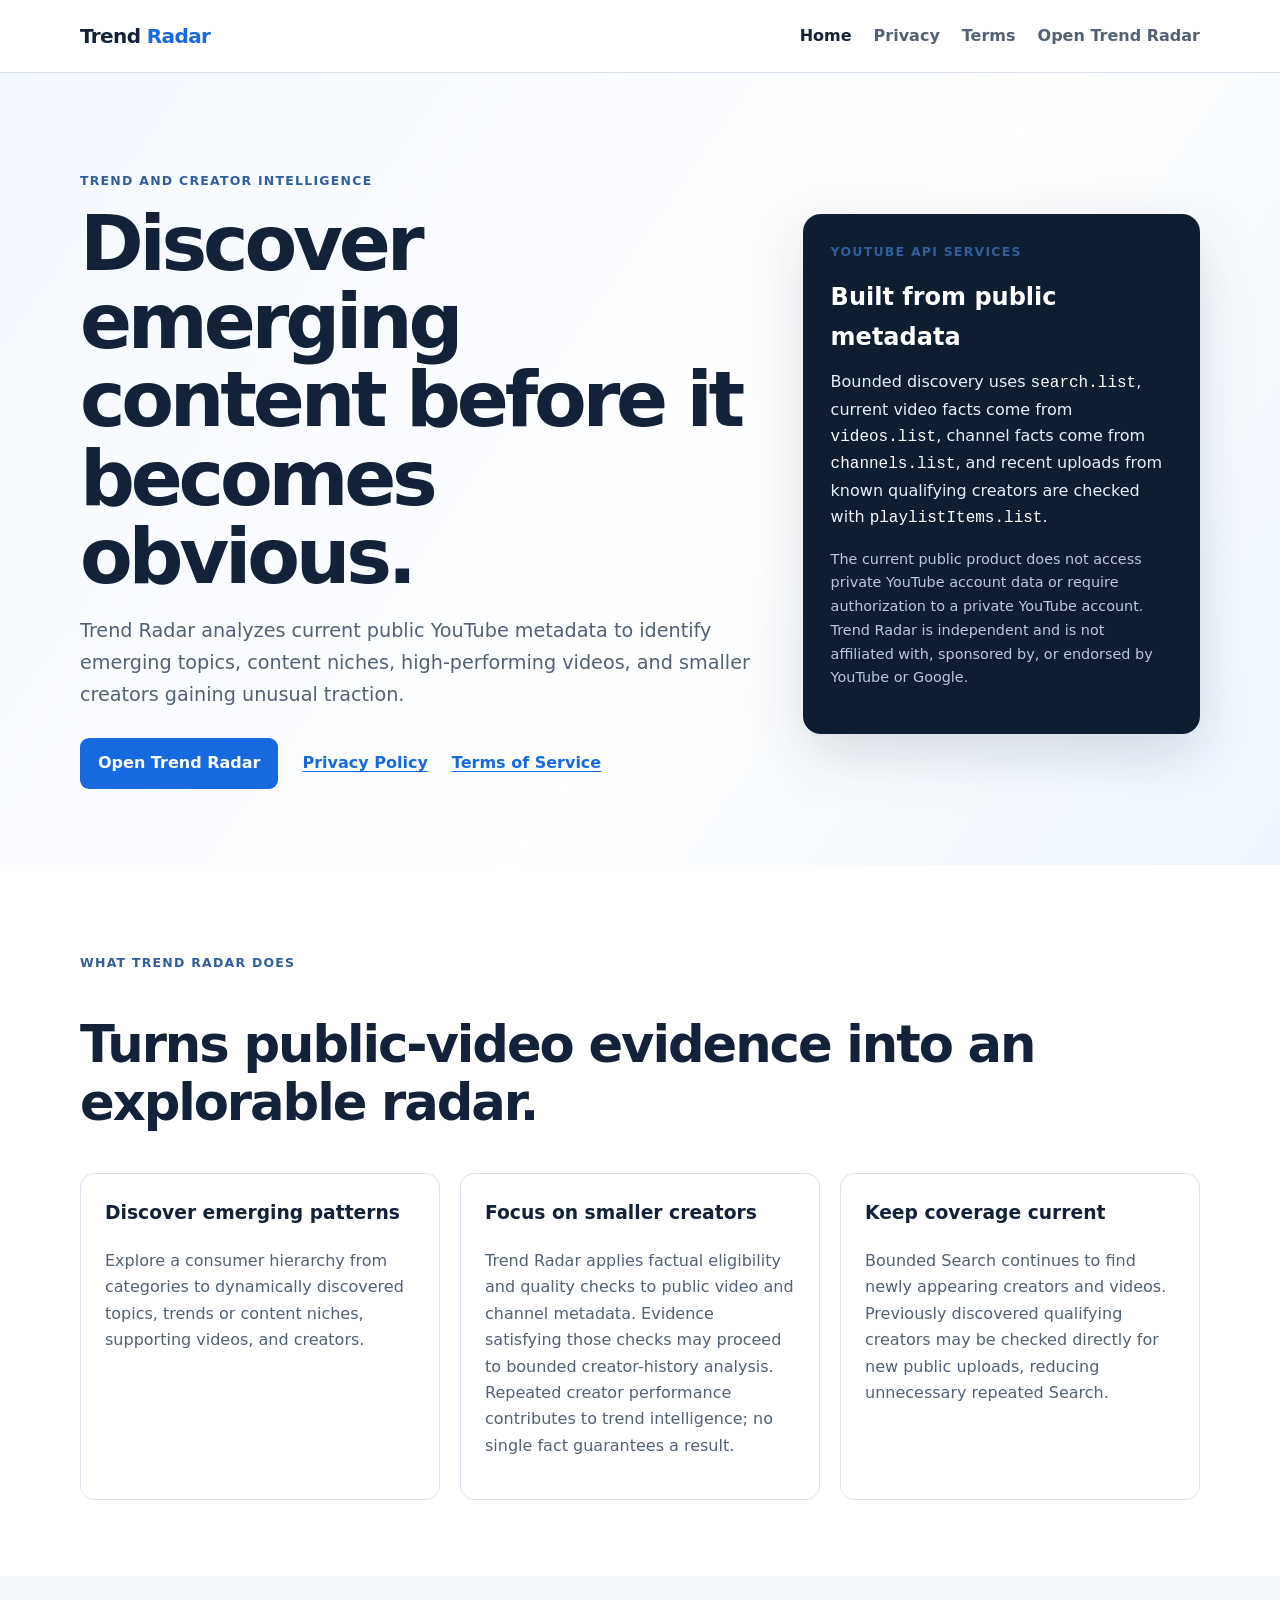
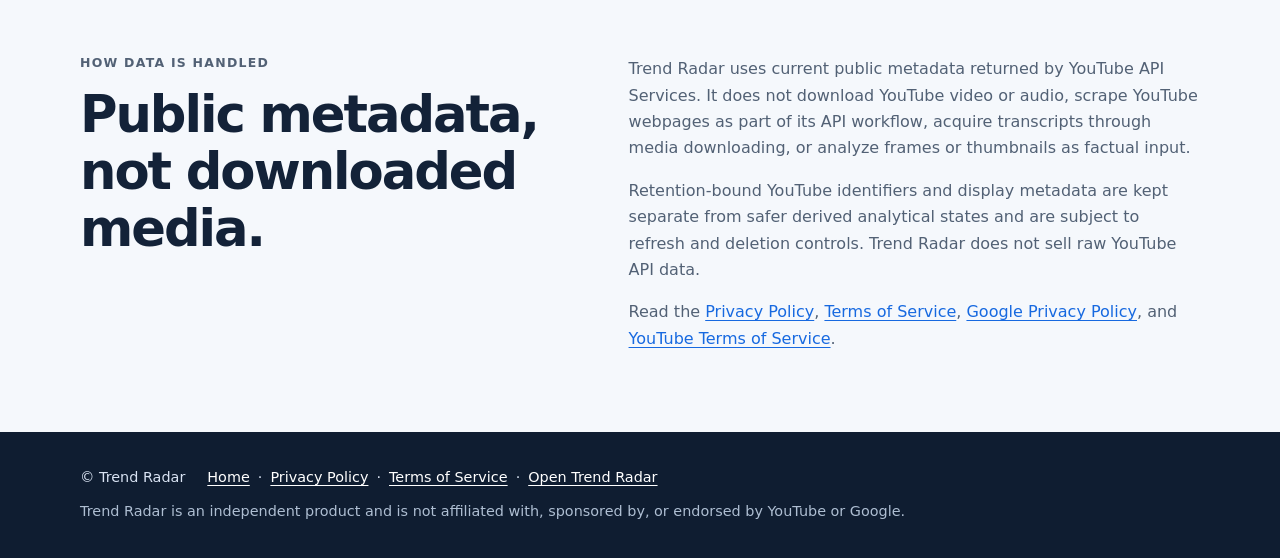
<file: index.html>
<!doctype html>
<html lang="en">
<head>
  <meta charset="utf-8">
  <meta name="viewport" content="width=device-width, initial-scale=1">
  <meta name="description" content="Trend Radar helps people discover emerging YouTube topics, content niches, videos, and smaller creators from public metadata.">
  <title>Trend Radar | Emerging content and creator intelligence</title>
  <link rel="stylesheet" href="site.css">
</head>
<body>
  <header class="site-header">
    <nav class="nav container" aria-label="Primary navigation">
      <a class="brand" href="index.html" aria-label="Trend Radar home">Trend <span>Radar</span></a>
      <div class="nav-links"><a aria-current="page" href="index.html">Home</a><a href="privacy.html">Privacy</a><a href="terms.html">Terms</a><a href="https://trendradar-app-hcvohyxyf5xtnhrzssmajz.streamlit.app/">Open Trend Radar</a></div>
    </nav>
  </header>
  <main>
    <section class="hero">
      <div class="container hero-grid">
        <div>
          <p class="eyebrow">Trend and creator intelligence</p>
          <h1>Discover emerging content before it becomes obvious.</h1>
          <p class="lead">Trend Radar analyzes current public YouTube metadata to identify emerging topics, content niches, high-performing videos, and smaller creators gaining unusual traction.</p>
          <div class="actions"><a class="button" href="https://trendradar-app-hcvohyxyf5xtnhrzssmajz.streamlit.app/">Open Trend Radar</a><a class="text-link" href="privacy.html">Privacy Policy</a><a class="text-link" href="terms.html">Terms of Service</a></div>
        </div>
        <aside class="api-card" aria-label="YouTube API Services disclosure">
          <p class="card-label">YouTube API Services</p>
          <h2>Built from public metadata</h2>
          <p>Bounded discovery uses <code>search.list</code>, current video facts come from <code>videos.list</code>, channel facts come from <code>channels.list</code>, and recent uploads from known qualifying creators are checked with <code>playlistItems.list</code>.</p>
          <p class="small">The current public product does not access private YouTube account data or require authorization to a private YouTube account. Trend Radar is independent and is not affiliated with, sponsored by, or endorsed by YouTube or Google.</p>
        </aside>
      </div>
    </section>
    <section class="container section" aria-labelledby="what-title">
      <p class="eyebrow">What Trend Radar does</p>
      <h2 id="what-title">Turns public-video evidence into an explorable radar.</h2>
      <div class="cards">
        <article><h3>Discover emerging patterns</h3><p>Explore a consumer hierarchy from categories to dynamically discovered topics, trends or content niches, supporting videos, and creators.</p></article>
        <article><h3>Focus on smaller creators</h3><p>Trend Radar applies factual eligibility and quality checks to public video and channel metadata. Evidence satisfying those checks may proceed to bounded creator-history analysis. Repeated creator performance contributes to trend intelligence; no single fact guarantees a result.</p></article>
        <article><h3>Keep coverage current</h3><p>Bounded Search continues to find newly appearing creators and videos. Previously discovered qualifying creators may be checked directly for new public uploads, reducing unnecessary repeated Search.</p></article>
      </div>
    </section>
    <section class="band">
      <div class="container two-column">
        <div><p class="eyebrow">How data is handled</p><h2>Public metadata, not downloaded media.</h2></div>
        <div><p>Trend Radar uses current public metadata returned by YouTube API Services. It does not download YouTube video or audio, scrape YouTube webpages as part of its API workflow, acquire transcripts through media downloading, or analyze frames or thumbnails as factual input.</p><p>Retention-bound YouTube identifiers and display metadata are kept separate from safer derived analytical states and are subject to refresh and deletion controls. Trend Radar does not sell raw YouTube API data.</p><p>Read the <a href="privacy.html">Privacy Policy</a>, <a href="terms.html">Terms of Service</a>, <a href="https://policies.google.com/privacy">Google Privacy Policy</a>, and <a href="https://www.youtube.com/t/terms">YouTube Terms of Service</a>.</p></div>
      </div>
    </section>
  </main>
  <footer class="footer"><div class="container footer-inner"><p>© Trend Radar</p><p><a href="index.html">Home</a><span aria-hidden="true">·</span><a href="privacy.html">Privacy Policy</a><span aria-hidden="true">·</span><a href="terms.html">Terms of Service</a><span aria-hidden="true">·</span><a href="https://trendradar-app-hcvohyxyf5xtnhrzssmajz.streamlit.app/">Open Trend Radar</a></p><p>Trend Radar is an independent product and is not affiliated with, sponsored by, or endorsed by YouTube or Google.</p></div></footer>
</body>
</html>
</file>
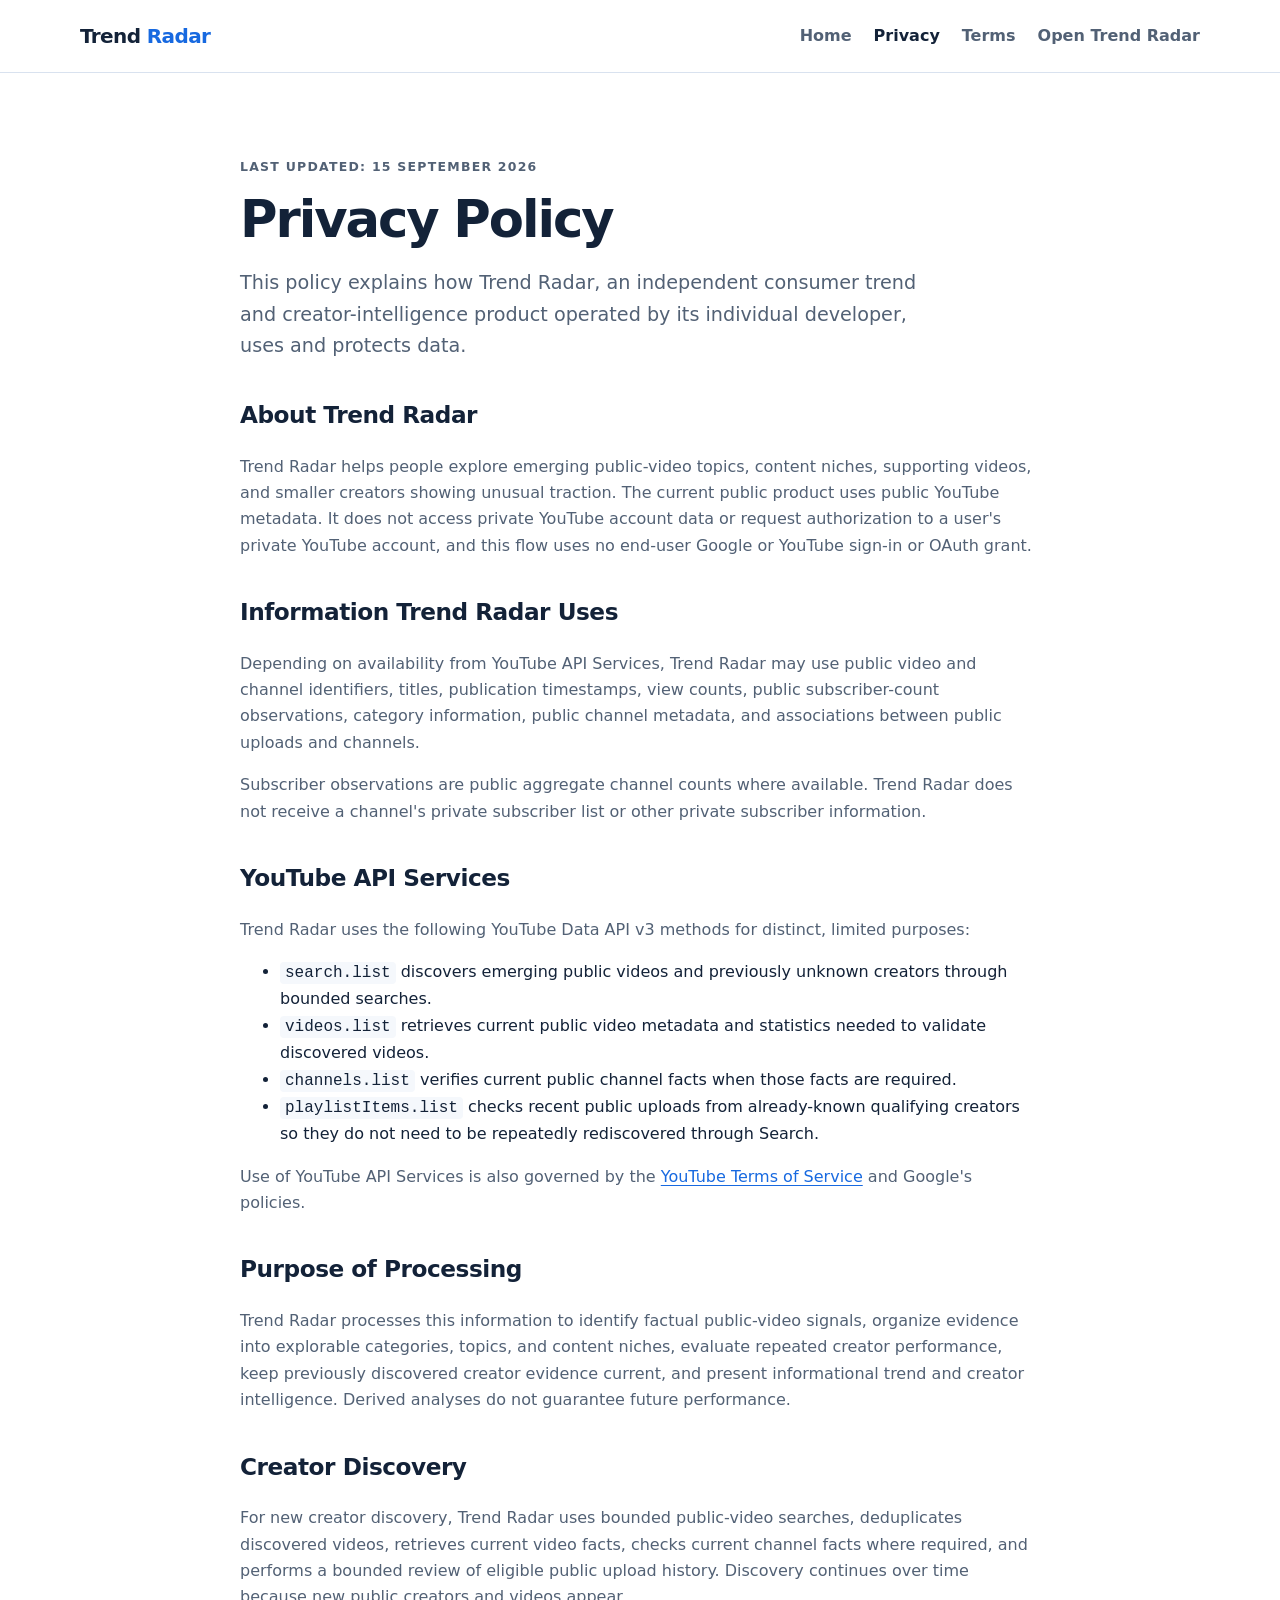
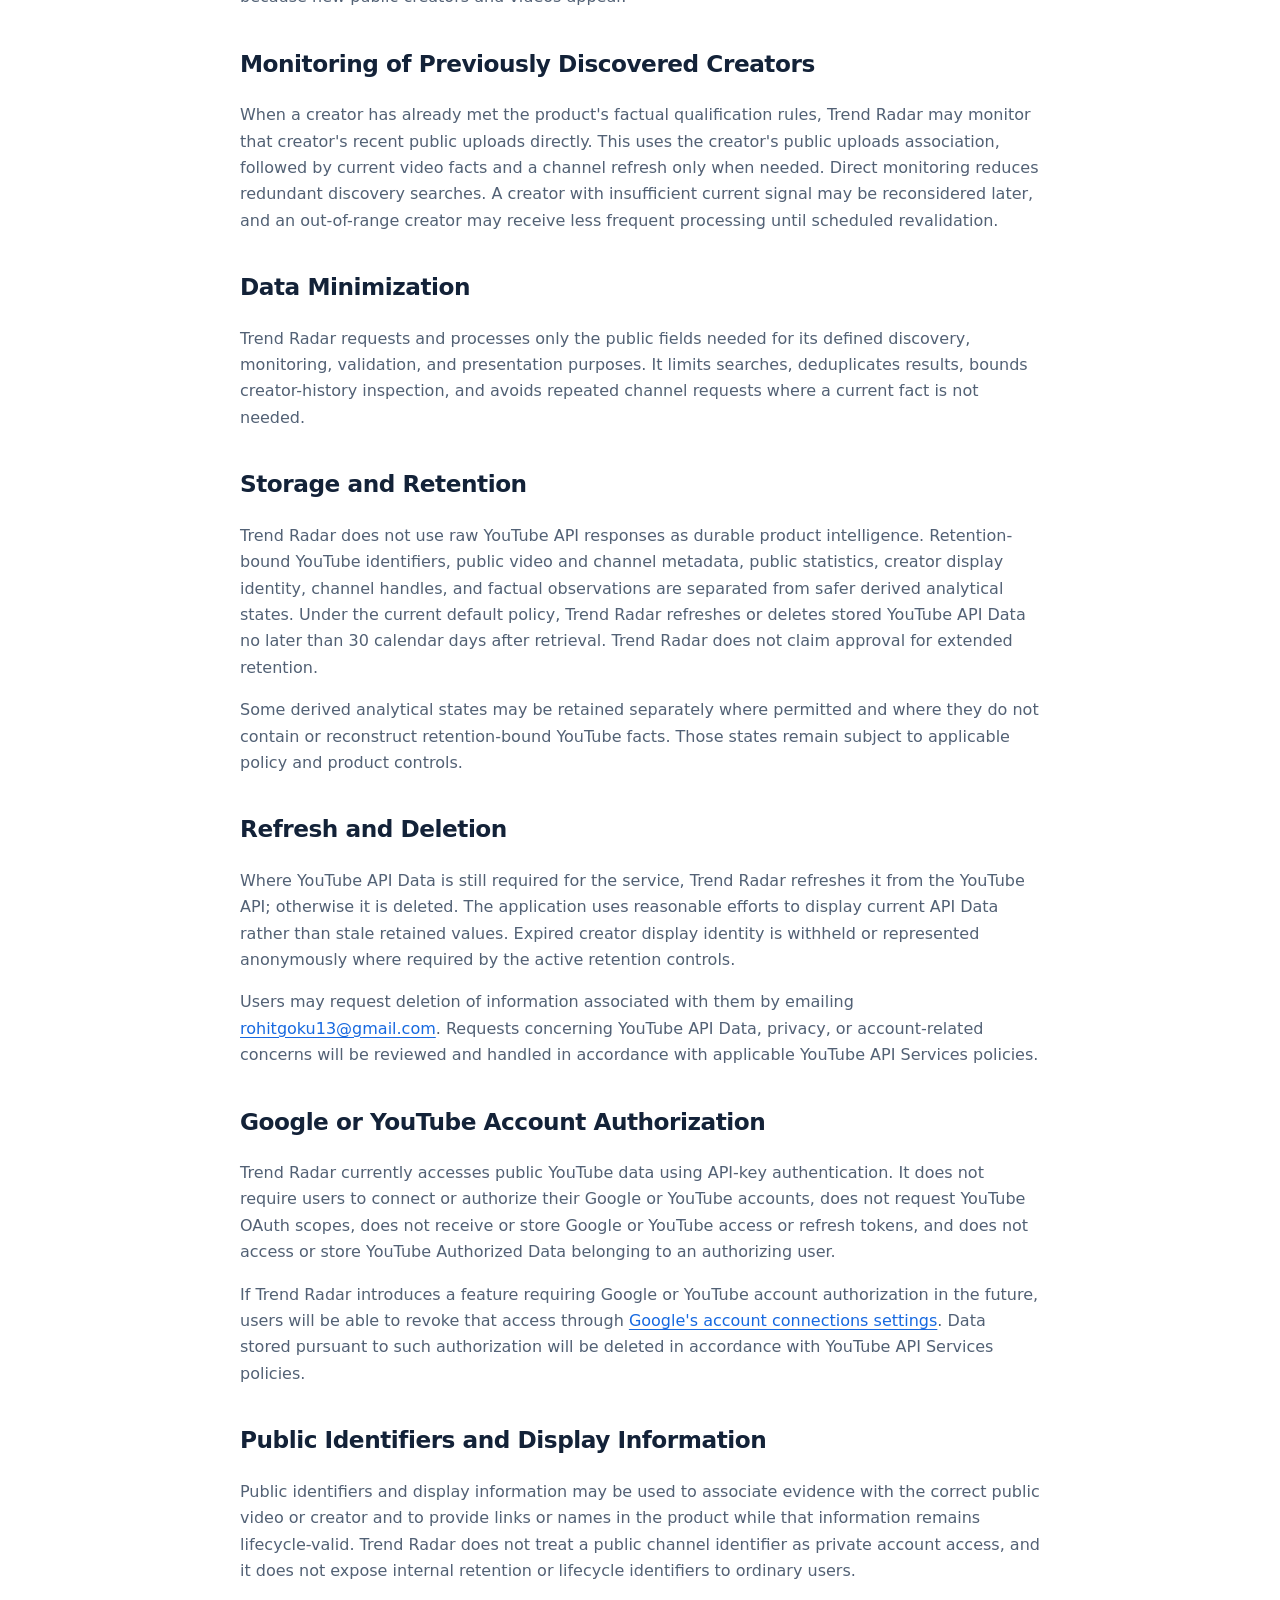
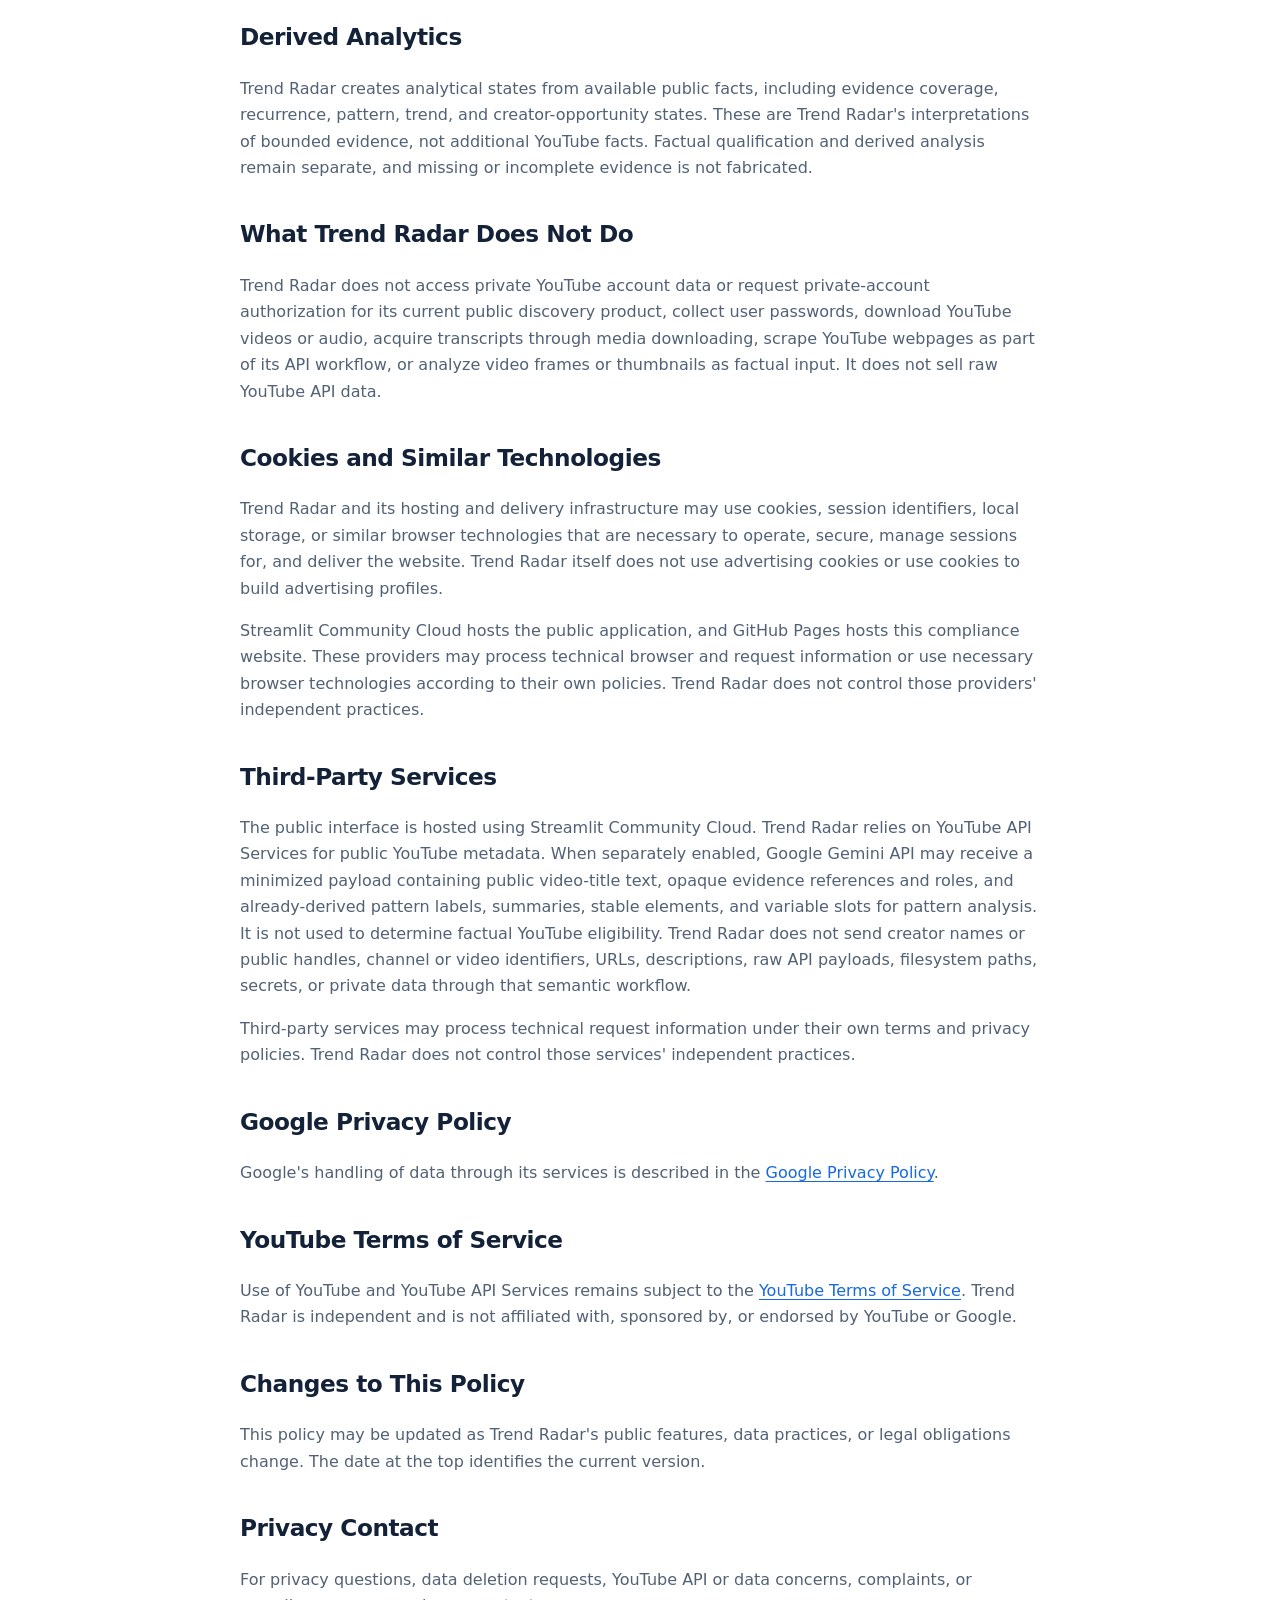
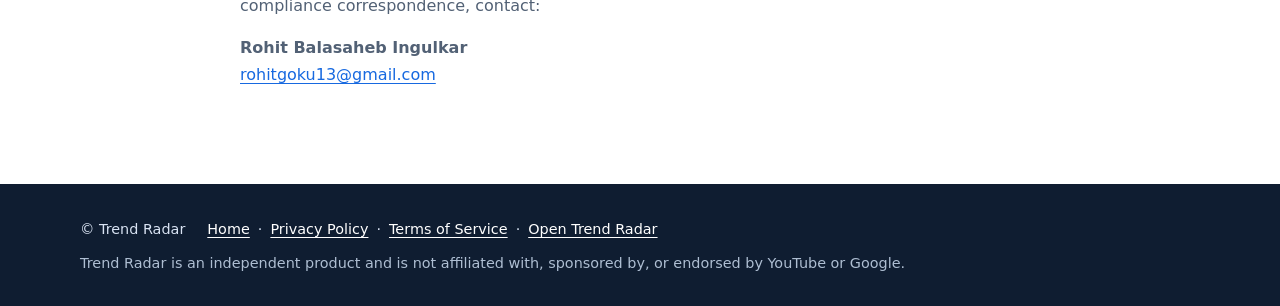
<file: privacy.html>
<!doctype html>
<html lang="en">
<head>
  <meta charset="utf-8">
  <meta name="viewport" content="width=device-width, initial-scale=1">
  <meta name="description" content="Trend Radar privacy policy.">
  <title>Privacy Policy | Trend Radar</title>
  <link rel="stylesheet" href="site.css">
</head>
<body>
  <header class="site-header"><nav class="nav container" aria-label="Primary navigation"><a class="brand" href="index.html">Trend <span>Radar</span></a><div class="nav-links"><a href="index.html">Home</a><a aria-current="page" href="privacy.html">Privacy</a><a href="terms.html">Terms</a><a href="https://trendradar-app-hcvohyxyf5xtnhrzssmajz.streamlit.app/">Open Trend Radar</a></div></nav></header>
  <main class="container legal">
    <p class="eyebrow">Last updated: 15 September 2026</p>
    <h1>Privacy Policy</h1>
    <p class="lead">This policy explains how Trend Radar, an independent consumer trend and creator-intelligence product operated by its individual developer, uses and protects data.</p>

    <section><h2>About Trend Radar</h2><p>Trend Radar helps people explore emerging public-video topics, content niches, supporting videos, and smaller creators showing unusual traction. The current public product uses public YouTube metadata. It does not access private YouTube account data or request authorization to a user's private YouTube account, and this flow uses no end-user Google or YouTube sign-in or OAuth grant.</p></section>

    <section><h2>Information Trend Radar Uses</h2><p>Depending on availability from YouTube API Services, Trend Radar may use public video and channel identifiers, titles, publication timestamps, view counts, public subscriber-count observations, category information, public channel metadata, and associations between public uploads and channels.</p><p>Subscriber observations are public aggregate channel counts where available. Trend Radar does not receive a channel's private subscriber list or other private subscriber information.</p></section>

    <section><h2>YouTube API Services</h2><p>Trend Radar uses the following YouTube Data API v3 methods for distinct, limited purposes:</p><ul><li><code>search.list</code> discovers emerging public videos and previously unknown creators through bounded searches.</li><li><code>videos.list</code> retrieves current public video metadata and statistics needed to validate discovered videos.</li><li><code>channels.list</code> verifies current public channel facts when those facts are required.</li><li><code>playlistItems.list</code> checks recent public uploads from already-known qualifying creators so they do not need to be repeatedly rediscovered through Search.</li></ul><p>Use of YouTube API Services is also governed by the <a href="https://www.youtube.com/t/terms">YouTube Terms of Service</a> and Google's policies.</p></section>

    <section><h2>Purpose of Processing</h2><p>Trend Radar processes this information to identify factual public-video signals, organize evidence into explorable categories, topics, and content niches, evaluate repeated creator performance, keep previously discovered creator evidence current, and present informational trend and creator intelligence. Derived analyses do not guarantee future performance.</p></section>

    <section><h2>Creator Discovery</h2><p>For new creator discovery, Trend Radar uses bounded public-video searches, deduplicates discovered videos, retrieves current video facts, checks current channel facts where required, and performs a bounded review of eligible public upload history. Discovery continues over time because new public creators and videos appear.</p></section>

    <section><h2>Monitoring of Previously Discovered Creators</h2><p>When a creator has already met the product's factual qualification rules, Trend Radar may monitor that creator's recent public uploads directly. This uses the creator's public uploads association, followed by current video facts and a channel refresh only when needed. Direct monitoring reduces redundant discovery searches. A creator with insufficient current signal may be reconsidered later, and an out-of-range creator may receive less frequent processing until scheduled revalidation.</p></section>

    <section><h2>Data Minimization</h2><p>Trend Radar requests and processes only the public fields needed for its defined discovery, monitoring, validation, and presentation purposes. It limits searches, deduplicates results, bounds creator-history inspection, and avoids repeated channel requests where a current fact is not needed.</p></section>

    <section><h2>Storage and Retention</h2><p>Trend Radar does not use raw YouTube API responses as durable product intelligence. Retention-bound YouTube identifiers, public video and channel metadata, public statistics, creator display identity, channel handles, and factual observations are separated from safer derived analytical states. Under the current default policy, Trend Radar refreshes or deletes stored YouTube API Data no later than 30 calendar days after retrieval. Trend Radar does not claim approval for extended retention.</p><p>Some derived analytical states may be retained separately where permitted and where they do not contain or reconstruct retention-bound YouTube facts. Those states remain subject to applicable policy and product controls.</p></section>

    <section><h2>Refresh and Deletion</h2><p>Where YouTube API Data is still required for the service, Trend Radar refreshes it from the YouTube API; otherwise it is deleted. The application uses reasonable efforts to display current API Data rather than stale retained values. Expired creator display identity is withheld or represented anonymously where required by the active retention controls.</p><p>Users may request deletion of information associated with them by emailing <a href="mailto:rohitgoku13@gmail.com">rohitgoku13@gmail.com</a>. Requests concerning YouTube API Data, privacy, or account-related concerns will be reviewed and handled in accordance with applicable YouTube API Services policies.</p></section>

    <section><h2>Google or YouTube Account Authorization</h2><p>Trend Radar currently accesses public YouTube data using API-key authentication. It does not require users to connect or authorize their Google or YouTube accounts, does not request YouTube OAuth scopes, does not receive or store Google or YouTube access or refresh tokens, and does not access or store YouTube Authorized Data belonging to an authorizing user.</p><p>If Trend Radar introduces a feature requiring Google or YouTube account authorization in the future, users will be able to revoke that access through <a href="https://myaccount.google.com/connections?filters=3,4&amp;hl=en">Google's account connections settings</a>. Data stored pursuant to such authorization will be deleted in accordance with YouTube API Services policies.</p></section>

    <section><h2>Public Identifiers and Display Information</h2><p>Public identifiers and display information may be used to associate evidence with the correct public video or creator and to provide links or names in the product while that information remains lifecycle-valid. Trend Radar does not treat a public channel identifier as private account access, and it does not expose internal retention or lifecycle identifiers to ordinary users.</p></section>

    <section><h2>Derived Analytics</h2><p>Trend Radar creates analytical states from available public facts, including evidence coverage, recurrence, pattern, trend, and creator-opportunity states. These are Trend Radar's interpretations of bounded evidence, not additional YouTube facts. Factual qualification and derived analysis remain separate, and missing or incomplete evidence is not fabricated.</p></section>

    <section><h2>What Trend Radar Does Not Do</h2><p>Trend Radar does not access private YouTube account data or request private-account authorization for its current public discovery product, collect user passwords, download YouTube videos or audio, acquire transcripts through media downloading, scrape YouTube webpages as part of its API workflow, or analyze video frames or thumbnails as factual input. It does not sell raw YouTube API data.</p></section>

    <section><h2>Cookies and Similar Technologies</h2><p>Trend Radar and its hosting and delivery infrastructure may use cookies, session identifiers, local storage, or similar browser technologies that are necessary to operate, secure, manage sessions for, and deliver the website. Trend Radar itself does not use advertising cookies or use cookies to build advertising profiles.</p><p>Streamlit Community Cloud hosts the public application, and GitHub Pages hosts this compliance website. These providers may process technical browser and request information or use necessary browser technologies according to their own policies. Trend Radar does not control those providers' independent practices.</p></section>

    <section><h2>Third-Party Services</h2><p>The public interface is hosted using Streamlit Community Cloud. Trend Radar relies on YouTube API Services for public YouTube metadata. When separately enabled, Google Gemini API may receive a minimized payload containing public video-title text, opaque evidence references and roles, and already-derived pattern labels, summaries, stable elements, and variable slots for pattern analysis. It is not used to determine factual YouTube eligibility. Trend Radar does not send creator names or public handles, channel or video identifiers, URLs, descriptions, raw API payloads, filesystem paths, secrets, or private data through that semantic workflow.</p><p>Third-party services may process technical request information under their own terms and privacy policies. Trend Radar does not control those services' independent practices.</p></section>

    <section><h2>Google Privacy Policy</h2><p>Google's handling of data through its services is described in the <a href="https://policies.google.com/privacy">Google Privacy Policy</a>.</p></section>

    <section><h2>YouTube Terms of Service</h2><p>Use of YouTube and YouTube API Services remains subject to the <a href="https://www.youtube.com/t/terms">YouTube Terms of Service</a>. Trend Radar is independent and is not affiliated with, sponsored by, or endorsed by YouTube or Google.</p></section>

    <section><h2>Changes to This Policy</h2><p>This policy may be updated as Trend Radar's public features, data practices, or legal obligations change. The date at the top identifies the current version.</p></section>

    <section><h2>Privacy Contact</h2><p>For privacy questions, data deletion requests, YouTube API or data concerns, complaints, or compliance correspondence, contact:</p><p><strong>Rohit Balasaheb Ingulkar</strong><br><a href="mailto:rohitgoku13@gmail.com">rohitgoku13@gmail.com</a></p></section>
  </main>
  <footer class="footer"><div class="container footer-inner"><p>© Trend Radar</p><p><a href="index.html">Home</a><span aria-hidden="true">·</span><a href="privacy.html">Privacy Policy</a><span aria-hidden="true">·</span><a href="terms.html">Terms of Service</a><span aria-hidden="true">·</span><a href="https://trendradar-app-hcvohyxyf5xtnhrzssmajz.streamlit.app/">Open Trend Radar</a></p><p>Trend Radar is an independent product and is not affiliated with, sponsored by, or endorsed by YouTube or Google.</p></div></footer>
</body>
</html>
</file>
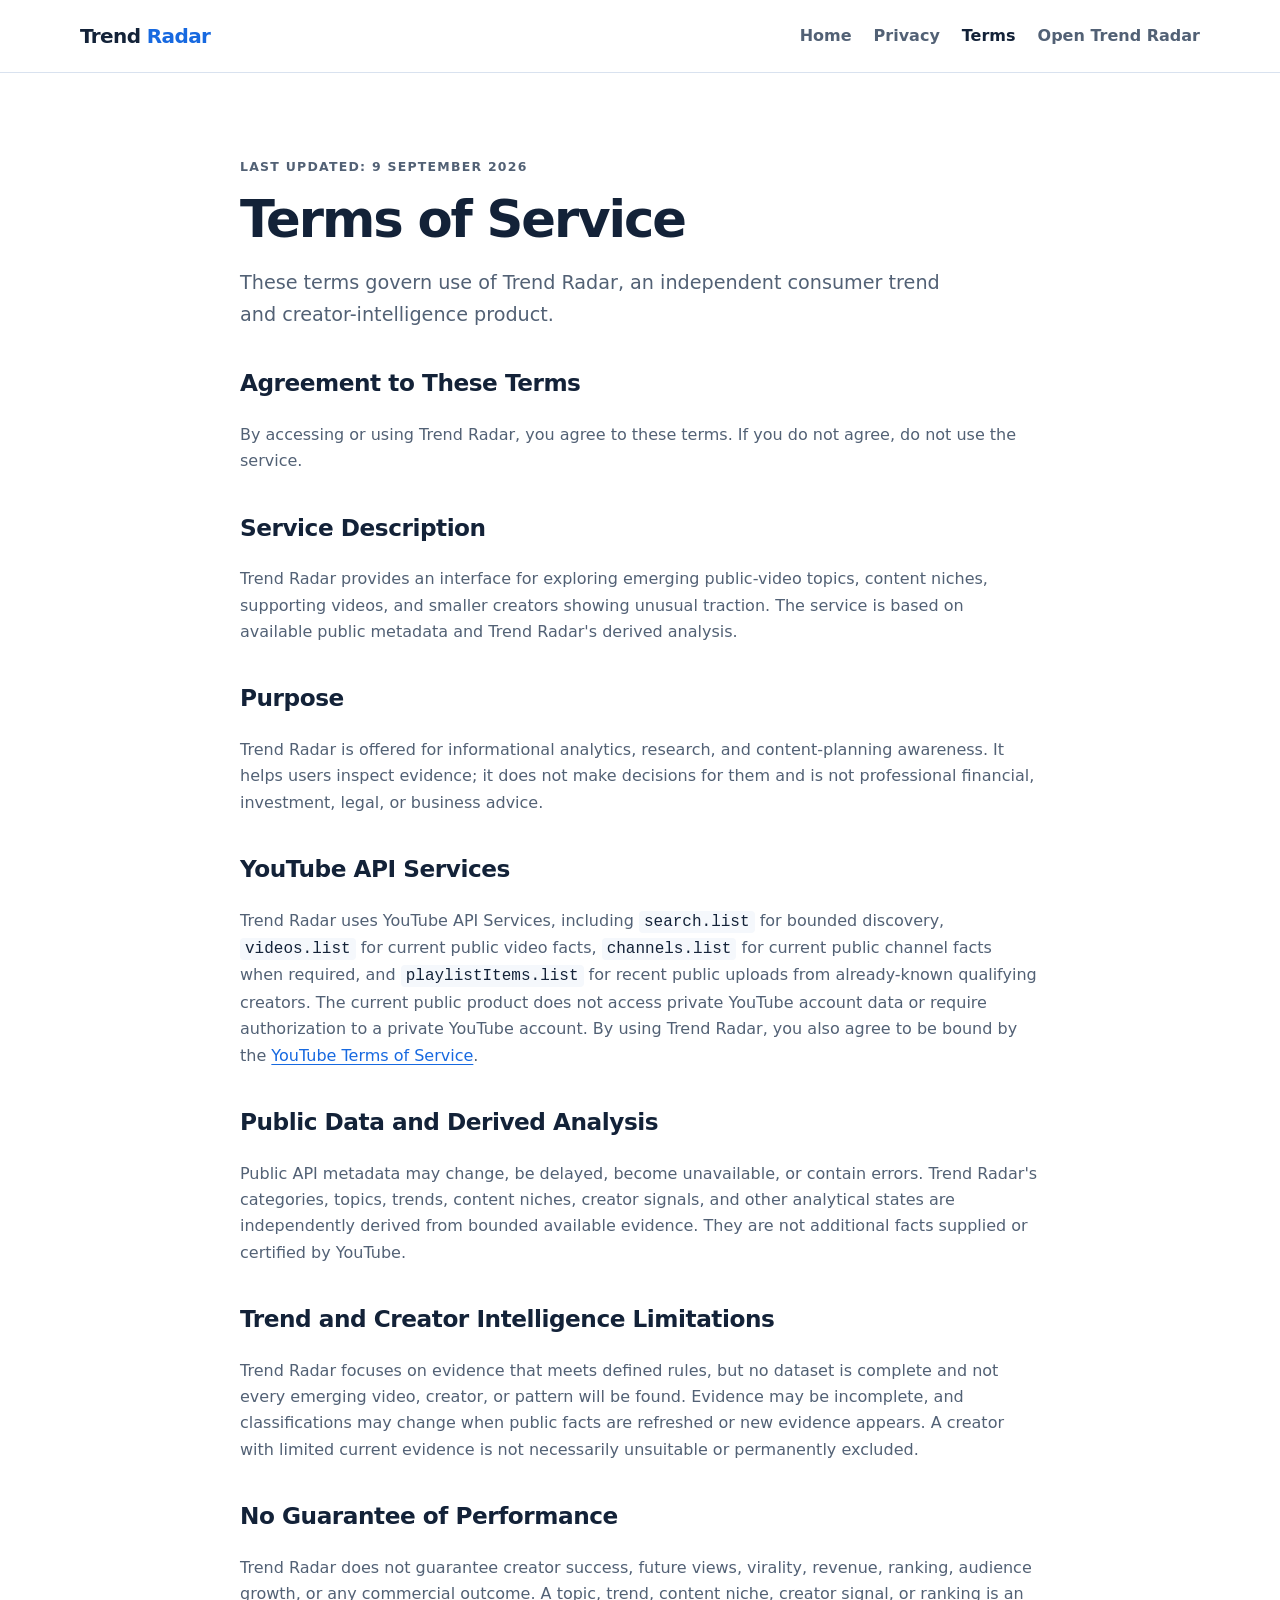
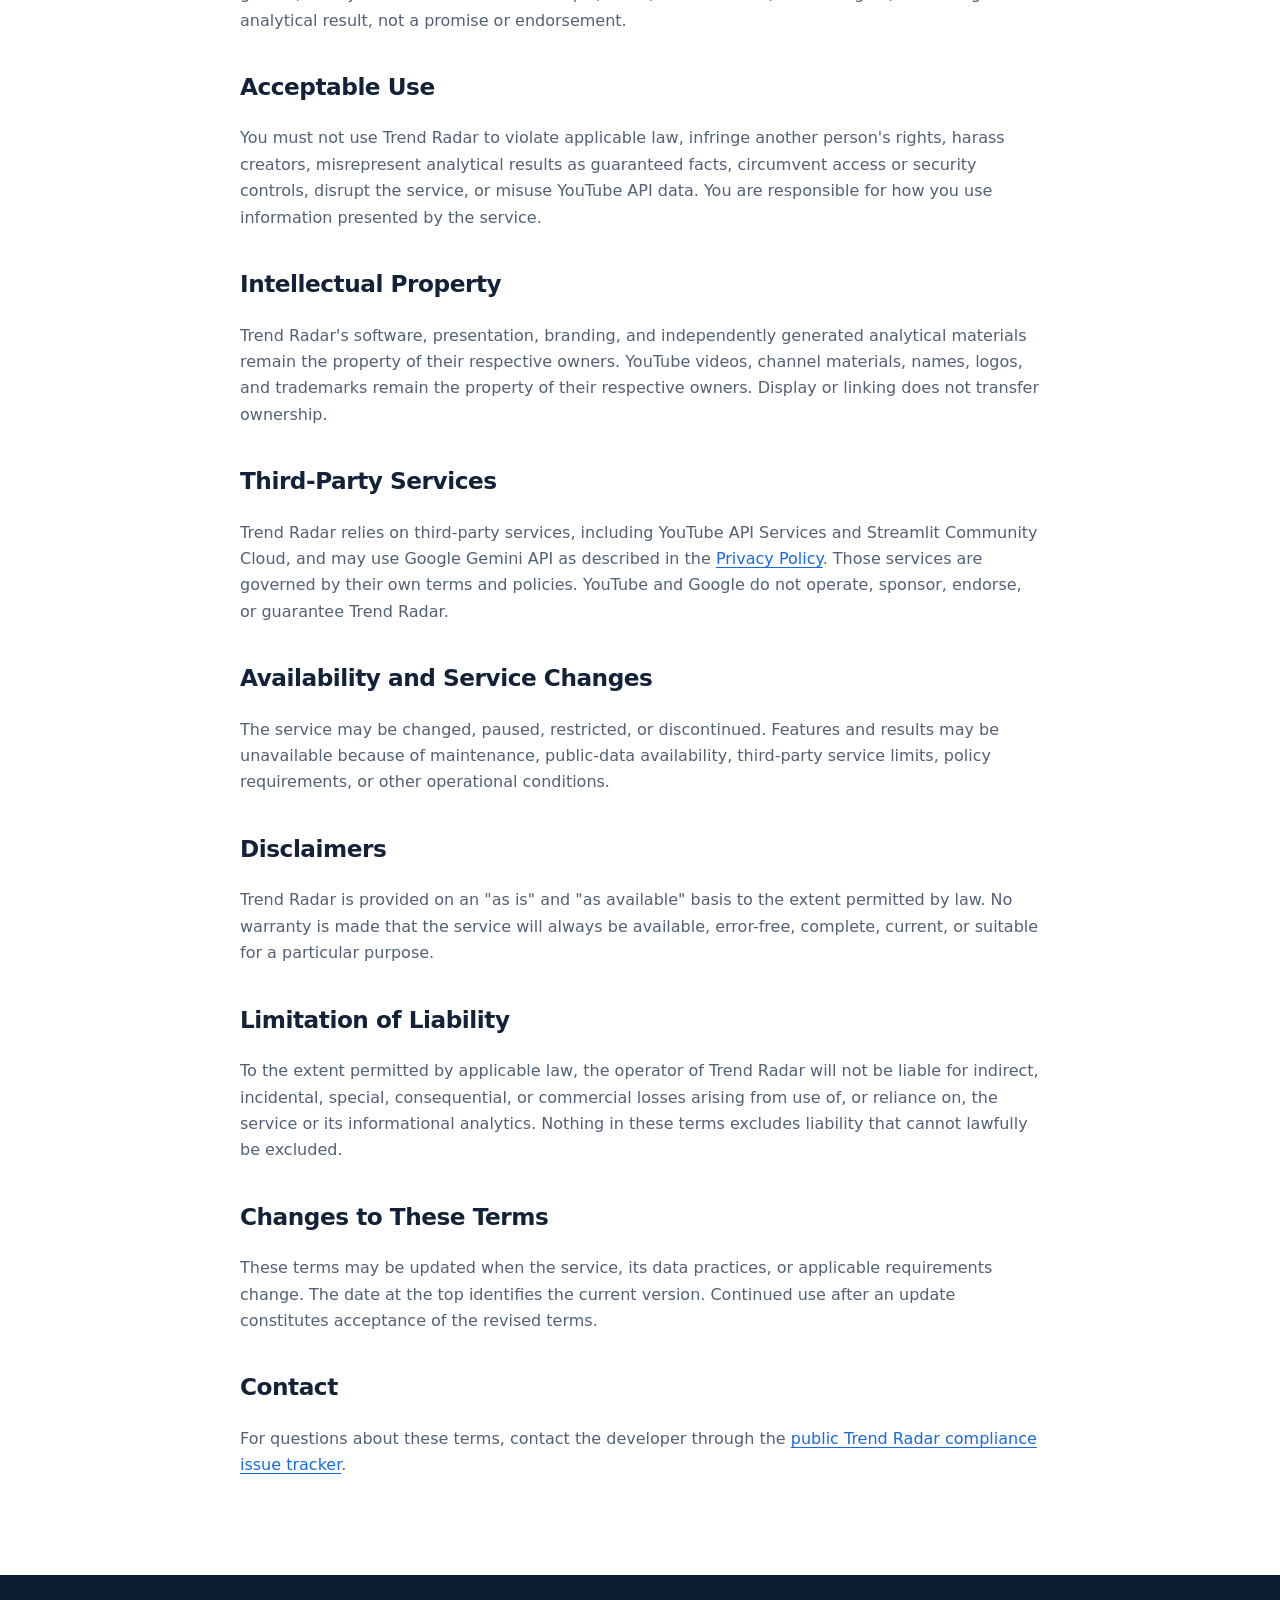
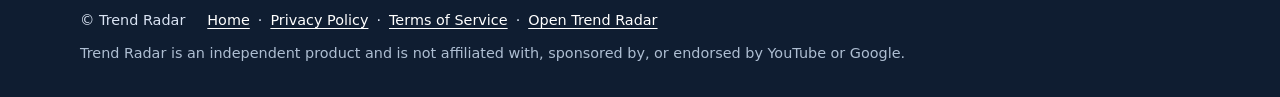
<file: terms.html>
<!doctype html>
<html lang="en">
<head>
  <meta charset="utf-8">
  <meta name="viewport" content="width=device-width, initial-scale=1">
  <meta name="description" content="Trend Radar terms of service.">
  <title>Terms of Service | Trend Radar</title>
  <link rel="stylesheet" href="site.css">
</head>
<body>
  <header class="site-header"><nav class="nav container" aria-label="Primary navigation"><a class="brand" href="index.html">Trend <span>Radar</span></a><div class="nav-links"><a href="index.html">Home</a><a href="privacy.html">Privacy</a><a aria-current="page" href="terms.html">Terms</a><a href="https://trendradar-app-hcvohyxyf5xtnhrzssmajz.streamlit.app/">Open Trend Radar</a></div></nav></header>
  <main class="container legal">
    <p class="eyebrow">Last updated: 9 September 2026</p>
    <h1>Terms of Service</h1>
    <p class="lead">These terms govern use of Trend Radar, an independent consumer trend and creator-intelligence product.</p>

    <section><h2>Agreement to These Terms</h2><p>By accessing or using Trend Radar, you agree to these terms. If you do not agree, do not use the service.</p></section>

    <section><h2>Service Description</h2><p>Trend Radar provides an interface for exploring emerging public-video topics, content niches, supporting videos, and smaller creators showing unusual traction. The service is based on available public metadata and Trend Radar's derived analysis.</p></section>

    <section><h2>Purpose</h2><p>Trend Radar is offered for informational analytics, research, and content-planning awareness. It helps users inspect evidence; it does not make decisions for them and is not professional financial, investment, legal, or business advice.</p></section>

    <section><h2>YouTube API Services</h2><p>Trend Radar uses YouTube API Services, including <code>search.list</code> for bounded discovery, <code>videos.list</code> for current public video facts, <code>channels.list</code> for current public channel facts when required, and <code>playlistItems.list</code> for recent public uploads from already-known qualifying creators. The current public product does not access private YouTube account data or require authorization to a private YouTube account. By using Trend Radar, you also agree to be bound by the <a href="https://www.youtube.com/t/terms">YouTube Terms of Service</a>.</p></section>

    <section><h2>Public Data and Derived Analysis</h2><p>Public API metadata may change, be delayed, become unavailable, or contain errors. Trend Radar's categories, topics, trends, content niches, creator signals, and other analytical states are independently derived from bounded available evidence. They are not additional facts supplied or certified by YouTube.</p></section>

    <section><h2>Trend and Creator Intelligence Limitations</h2><p>Trend Radar focuses on evidence that meets defined rules, but no dataset is complete and not every emerging video, creator, or pattern will be found. Evidence may be incomplete, and classifications may change when public facts are refreshed or new evidence appears. A creator with limited current evidence is not necessarily unsuitable or permanently excluded.</p></section>

    <section><h2>No Guarantee of Performance</h2><p>Trend Radar does not guarantee creator success, future views, virality, revenue, ranking, audience growth, or any commercial outcome. A topic, trend, content niche, creator signal, or ranking is an analytical result, not a promise or endorsement.</p></section>

    <section><h2>Acceptable Use</h2><p>You must not use Trend Radar to violate applicable law, infringe another person's rights, harass creators, misrepresent analytical results as guaranteed facts, circumvent access or security controls, disrupt the service, or misuse YouTube API data. You are responsible for how you use information presented by the service.</p></section>

    <section><h2>Intellectual Property</h2><p>Trend Radar's software, presentation, branding, and independently generated analytical materials remain the property of their respective owners. YouTube videos, channel materials, names, logos, and trademarks remain the property of their respective owners. Display or linking does not transfer ownership.</p></section>

    <section><h2>Third-Party Services</h2><p>Trend Radar relies on third-party services, including YouTube API Services and Streamlit Community Cloud, and may use Google Gemini API as described in the <a href="privacy.html">Privacy Policy</a>. Those services are governed by their own terms and policies. YouTube and Google do not operate, sponsor, endorse, or guarantee Trend Radar.</p></section>

    <section><h2>Availability and Service Changes</h2><p>The service may be changed, paused, restricted, or discontinued. Features and results may be unavailable because of maintenance, public-data availability, third-party service limits, policy requirements, or other operational conditions.</p></section>

    <section><h2>Disclaimers</h2><p>Trend Radar is provided on an "as is" and "as available" basis to the extent permitted by law. No warranty is made that the service will always be available, error-free, complete, current, or suitable for a particular purpose.</p></section>

    <section><h2>Limitation of Liability</h2><p>To the extent permitted by applicable law, the operator of Trend Radar will not be liable for indirect, incidental, special, consequential, or commercial losses arising from use of, or reliance on, the service or its informational analytics. Nothing in these terms excludes liability that cannot lawfully be excluded.</p></section>

    <section><h2>Changes to These Terms</h2><p>These terms may be updated when the service, its data practices, or applicable requirements change. The date at the top identifies the current version. Continued use after an update constitutes acceptance of the revised terms.</p></section>

    <section><h2>Contact</h2><p>For questions about these terms, contact the developer through the <a href="https://github.com/rohitgoku13-hue/trendradar-compliance/issues">public Trend Radar compliance issue tracker</a>.</p></section>
  </main>
  <footer class="footer"><div class="container footer-inner"><p>© Trend Radar</p><p><a href="index.html">Home</a><span aria-hidden="true">·</span><a href="privacy.html">Privacy Policy</a><span aria-hidden="true">·</span><a href="terms.html">Terms of Service</a><span aria-hidden="true">·</span><a href="https://trendradar-app-hcvohyxyf5xtnhrzssmajz.streamlit.app/">Open Trend Radar</a></p><p>Trend Radar is an independent product and is not affiliated with, sponsored by, or endorsed by YouTube or Google.</p></div></footer>
</body>
</html>
</file>
<file: site.css>
:root { --ink:#132238; --muted:#526175; --surface:#f5f8fc; --white:#fff; --blue:#1769e0; --line:#d9e2ef; --dark:#0f1d31; --radius:18px; }
* { box-sizing:border-box; }
html { color-scheme:light; }
body { margin:0; color:var(--ink); background:var(--white); font:16px/1.65 Inter, ui-sans-serif, system-ui, -apple-system, BlinkMacSystemFont, "Segoe UI", sans-serif; }
a { color:var(--blue); text-underline-offset:3px; }
a:focus-visible { outline:3px solid #f5b700; outline-offset:3px; }
.container { width:min(1120px, calc(100% - 48px)); margin-inline:auto; }
.site-header { border-bottom:1px solid var(--line); background:rgba(255,255,255,.96); }
.nav { min-height:72px; display:flex; flex-wrap:wrap; align-items:center; justify-content:space-between; gap:24px; }
.brand { color:var(--ink); font-size:1.25rem; font-weight:800; text-decoration:none; letter-spacing:-.03em; }.brand span { color:var(--blue); }
.nav-links { display:flex; flex-wrap:wrap; gap:22px; }.nav-links a { color:var(--muted); font-weight:650; text-decoration:none; }.nav-links a[aria-current="page"] { color:var(--ink); }
.hero { background:linear-gradient(125deg,#f4f8ff 0%,#fff 58%,#edf6ff 100%); padding:86px 0 76px; }.hero-grid { display:grid; grid-template-columns:1.35fr .8fr; gap:52px; align-items:center; }
.eyebrow,.card-label { color:#315f9e; font-size:.78rem; font-weight:800; letter-spacing:.1em; text-transform:uppercase; }.hero h1 { max-width:760px; margin:.25rem 0 1.2rem; font-size:clamp(2.8rem,6vw,5.25rem); line-height:1.02; letter-spacing:-.055em; }.lead { max-width:700px; color:var(--muted); font-size:1.2rem; }
.actions { display:flex; align-items:center; gap:24px; margin-top:28px; }.button { display:inline-block; padding:12px 18px; color:#fff; background:var(--blue); border-radius:9px; font-weight:750; text-decoration:none; }.text-link { font-weight:750; }
.api-card { padding:28px; background:var(--dark); color:#e8f0fb; border-radius:var(--radius); box-shadow:0 20px 60px rgba(15,29,49,.15); }.api-card h2 { margin:.25rem 0 .75rem; color:#fff; }.api-card p { margin:0 0 1rem; }.api-card .small { color:#b9c9dd; font-size:.9rem; }.api-card code { color:#fff; }
.section { padding:76px 0; }.section h2,.band h2,.legal h1 { font-size:clamp(2rem,4vw,3.35rem); line-height:1.12; letter-spacing:-.04em; }.cards { display:grid; grid-template-columns:repeat(3,1fr); gap:20px; margin-top:32px; }.cards article { padding:24px; border:1px solid var(--line); border-radius:14px; background:var(--white); }.cards h3 { margin-top:0; }.cards p,.band p,.legal p { color:var(--muted); }
.band { padding:64px 0; background:var(--surface); }.two-column { display:grid; grid-template-columns:.82fr 1fr; gap:80px; }.two-column h2 { margin-top:.25rem; }
.legal { max-width:800px; padding-top:72px; padding-bottom:80px; }.legal h1 { margin:.25rem 0 1rem; }.legal section { margin-top:34px; }.legal h2 { font-size:1.45rem; letter-spacing:-.02em; }.legal code { padding:2px 5px; border-radius:4px; background:var(--surface); color:var(--ink); }
.footer { padding:34px 0; color:#d9e3f3; background:var(--dark); font-size:.9rem; }.footer-inner { display:flex; flex-wrap:wrap; gap:10px 22px; align-items:center; }.footer p { margin:0; }.footer p:last-child { flex-basis:100%; color:#aebed2; }.footer a { color:#fff; }.footer span { margin:0 8px; }
@media (max-width:760px) { .container { width:min(100% - 32px,1120px); }.hero { padding:58px 0; }.hero-grid,.two-column,.cards { grid-template-columns:1fr; gap:24px; }.hero h1 { font-size:3rem; }.nav { min-height:64px; padding:12px 0; }.nav-links { gap:10px 14px; }.actions { align-items:flex-start; flex-direction:column; gap:14px; } }
</file>
